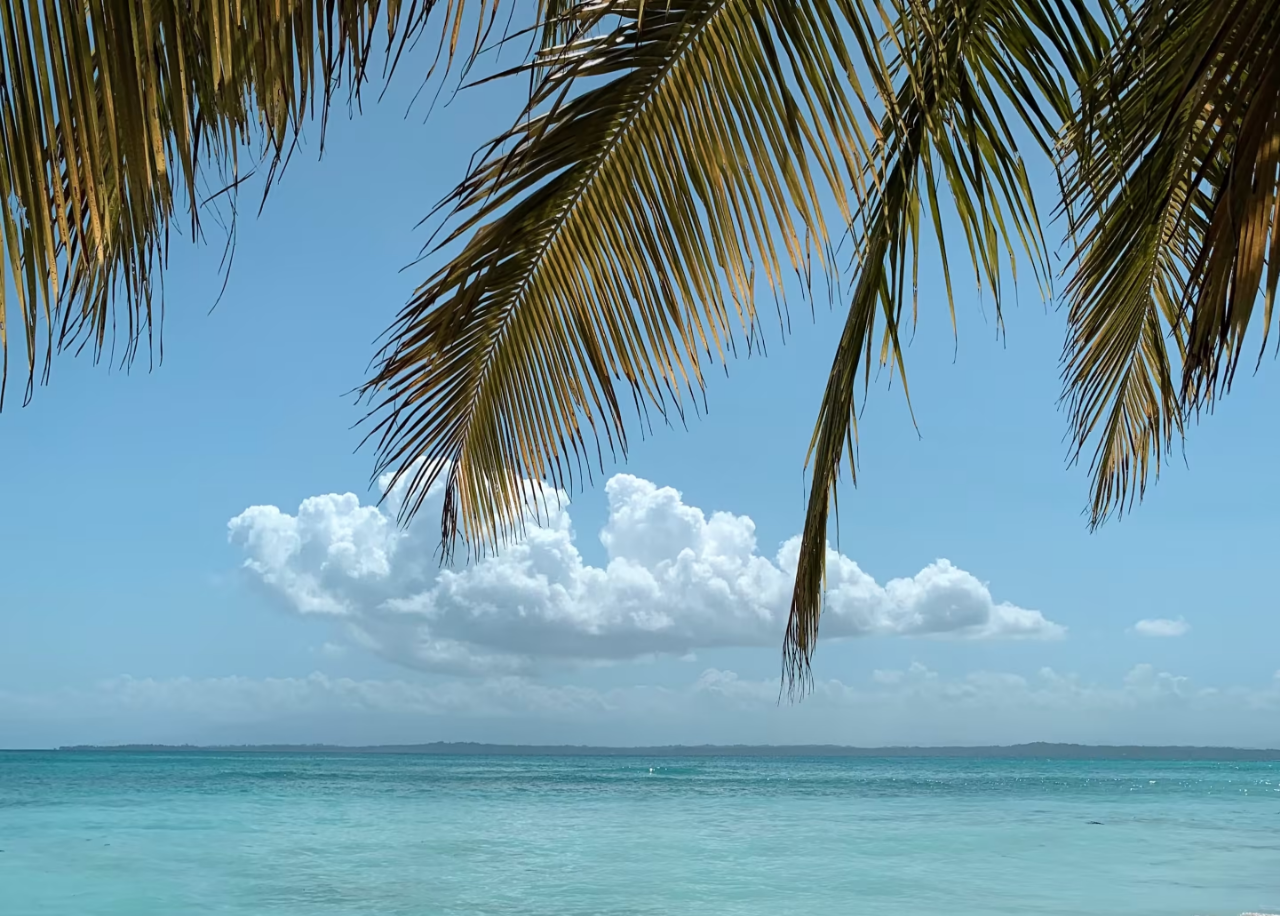
<file: index.html>
<!DOCTYPE html>
<html lang="en">
<head>
    <meta charset="UTF-8">
    <meta http-equiv="X-UA-Compatible" content="IE=edge">
    <meta name="viewport" content="width=device-width, initial-scale=1.0">
    <title>Выбери тур для отдыха</title>
    <link rel="stylesheet" href="style/index.css">
    <script src="./scripts/index.js" type="module"></script>

</head>
<body>
    <div class="container app"></div>
</body>
</html>
</file>
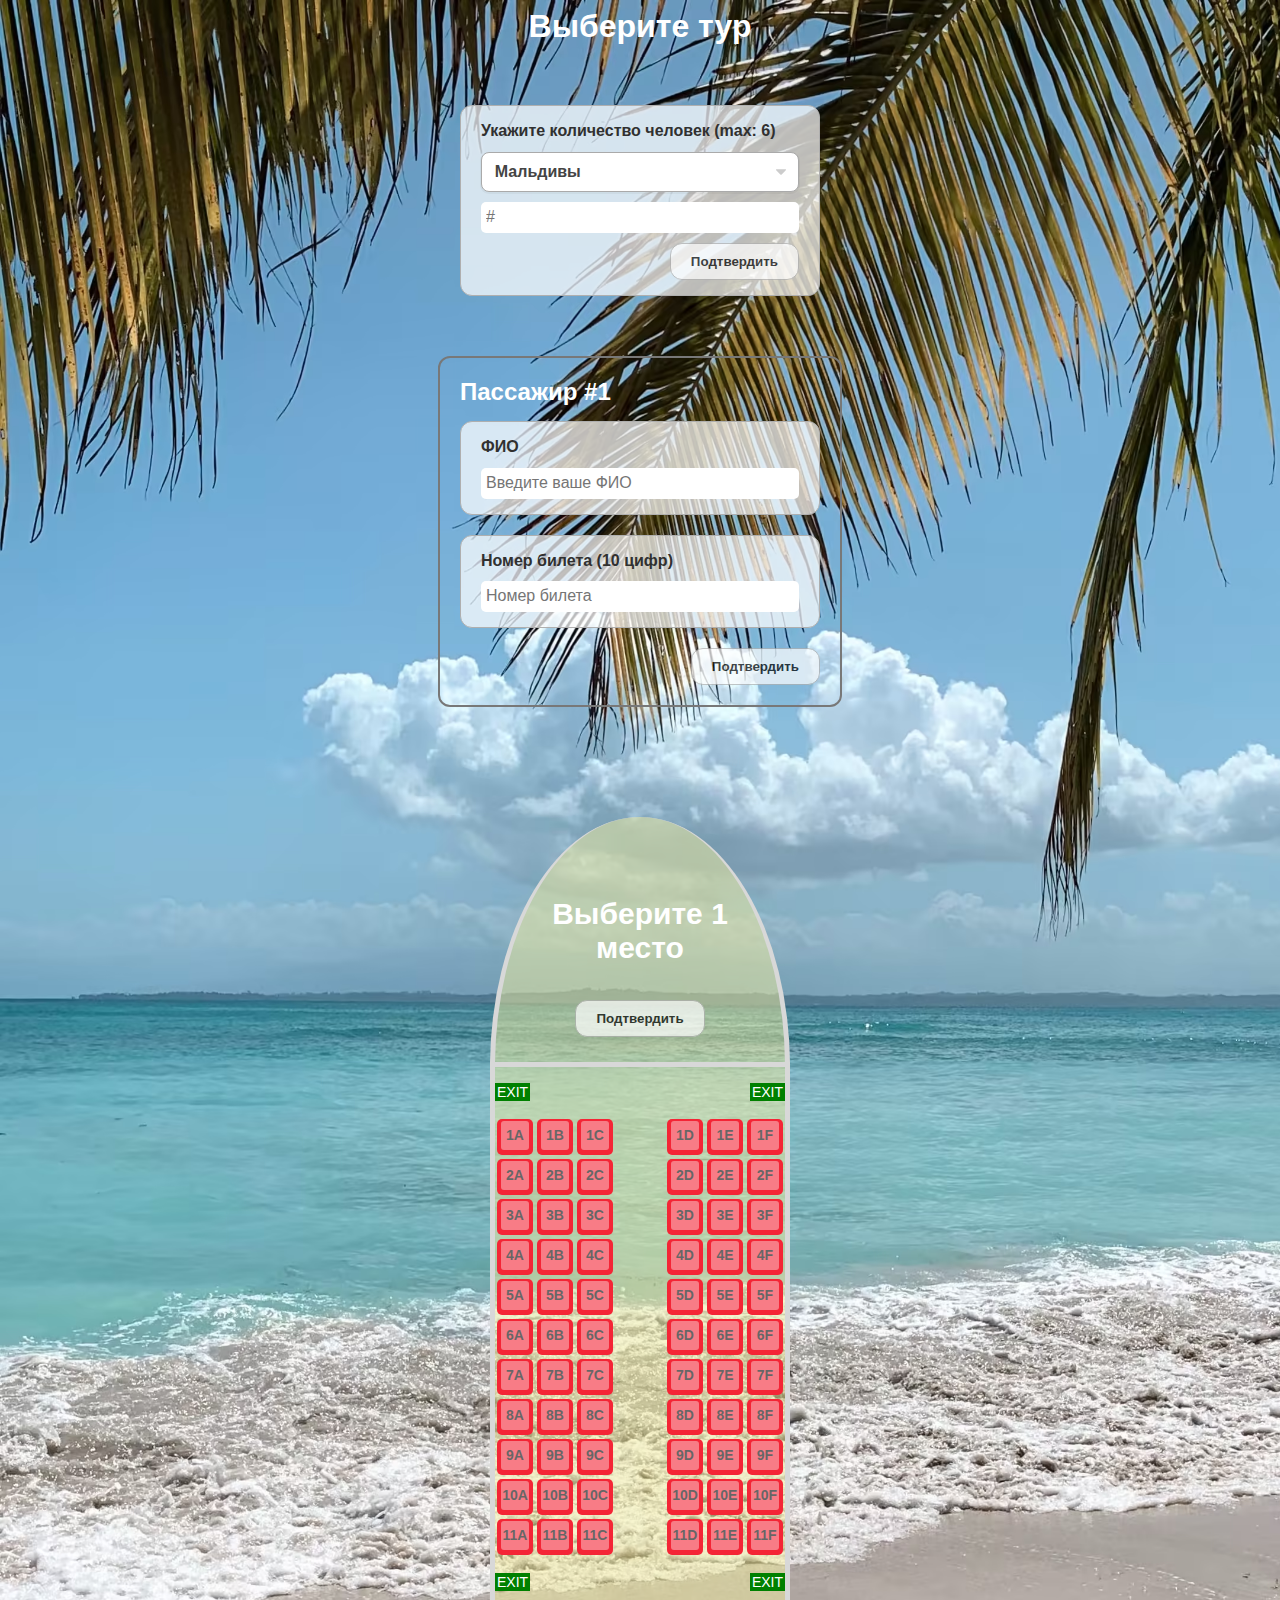
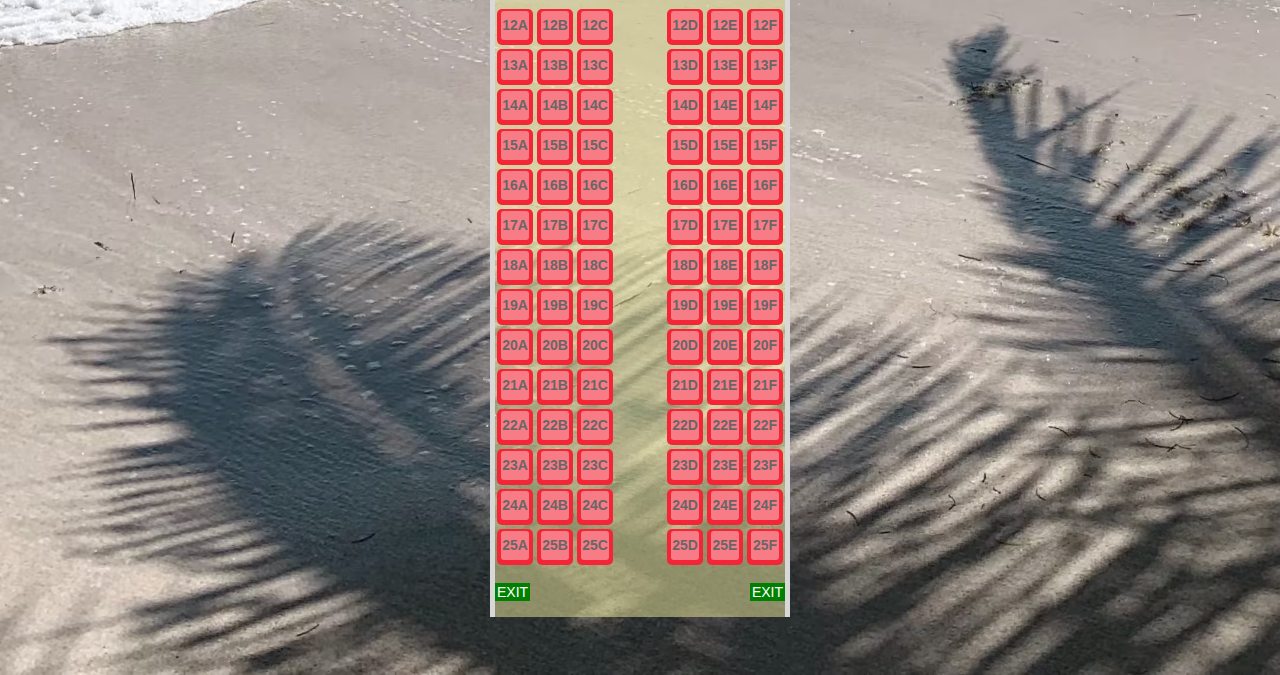
<file: template.html>
<!DOCTYPE html>
<html lang="en">

<head>
  <meta charset="UTF-8">
  <meta http-equiv="X-UA-Compatible" content="IE=edge">
  <meta name="viewport" content="width=device-width, initial-scale=1.0">
  <title>Выбери тур для отдыха</title>
  <link rel="stylesheet" href="style/index.css">

</head>

<body>
  <div class="container app">

    <h1 class="title">Выберите тур</h1>
    <main class="person-data">
      <form class="field">
        <label class="field__label">Укажите количество человек (max: 6)</label>
        
        <select class="field__select" id="tour" name="tour">
          <option value="1">Мальдивы</option>
          <option value="2">Индия</option>
          <option value="3">Египет</option>
          <option value="4">Турция</option>
          <option value="5">Сочи</option>
        </select>
        
        <input class="field__input" id="count" name="count" type="number" placeholder="#" min="1" max="6" required="">
        
        <button class="btn-confirm" type="submit">Подтвердить</button>
      </form>
    </main>

    <main class="person-data">
      <form class="person">
        <h2 class="person__title">Пассажир #1</h2>
        
        <div class="field">
          <label class="field__label">ФИО</label>
          <input class="field__input" id="name0" name="name" type="text" placeholder="Введите ваше ФИО" required="">
        </div>

        <div class="field">
          <label class="field__label">Номер билета (10 цифр)</label>
          <input class="field__input" id="ticket0" name="ticket" type="text" placeholder="Номер билета" required="" minlength="10" maxlength="10">
        </div>
        
        <button class="btn-confirm" type="submit">Подтвердить</button>
      </form>
    </main>
    <main class="person-data">
      <form class="choises-seat">
        <fieldset class="plane" name="plane">
          <div class="cockpit">
            <h1 class="cockpit-title">Выберите 1 место</h1>
            <button class="cockpit-confirm" type="submit">Подтвердить</button>
          </div>

          <div class="exit fuselage"></div>
          
          <ol class="fuselage">
            <li>
              <ol class="seats">
                <li class="seat">
                  <label>
                    <input name="seat" type="checkbox" value="1A">
                  </label>
                </li>
                
                <li class="seat"><label><input name="seat" type="checkbox" value="1B"></label></li>
                <li class="seat"><label><input name="seat" type="checkbox" value="1C"></label></li>
                <li class="seat"><label><input name="seat" type="checkbox" value="1D"></label></li>
                <li class="seat"><label><input name="seat" type="checkbox" value="1E"></label></li>
                <li class="seat"><label><input name="seat" type="checkbox" value="1F"></label></li>
              </ol>
            </li>
            <li>
              <ol class="seats">
                <li class="seat"><label><input name="seat" type="checkbox" value="2A"></label></li>
                <li class="seat"><label><input name="seat" type="checkbox" value="2B"></label></li>
                <li class="seat"><label><input name="seat" type="checkbox" value="2C"></label></li>
                <li class="seat"><label><input name="seat" type="checkbox" value="2D"></label></li>
                <li class="seat"><label><input name="seat" type="checkbox" value="2E"></label></li>
                <li class="seat"><label><input name="seat" type="checkbox" value="2F"></label></li>
              </ol>
            </li>
            <li>
              <ol class="seats">
                <li class="seat"><label><input name="seat" type="checkbox" value="3A"></label></li>
                <li class="seat"><label><input name="seat" type="checkbox" value="3B"></label></li>
                <li class="seat"><label><input name="seat" type="checkbox" value="3C"></label></li>
                <li class="seat"><label><input name="seat" type="checkbox" value="3D"></label></li>
                <li class="seat"><label><input name="seat" type="checkbox" value="3E"></label></li>
                <li class="seat"><label><input name="seat" type="checkbox" value="3F"></label></li>
              </ol>
            </li>
            <li>
              <ol class="seats">
                <li class="seat"><label><input name="seat" type="checkbox" value="4A"></label></li>
                <li class="seat"><label><input name="seat" type="checkbox" value="4B"></label></li>
                <li class="seat"><label><input name="seat" type="checkbox" value="4C"></label></li>
                <li class="seat"><label><input name="seat" type="checkbox" value="4D"></label></li>
                <li class="seat"><label><input name="seat" type="checkbox" value="4E"></label></li>
                <li class="seat"><label><input name="seat" type="checkbox" value="4F"></label></li>
              </ol>
            </li>
            <li>
              <ol class="seats">
                <li class="seat"><label><input name="seat" type="checkbox" value="5A"></label></li>
                <li class="seat"><label><input name="seat" type="checkbox" value="5B"></label></li>
                <li class="seat"><label><input name="seat" type="checkbox" value="5C"></label></li>
                <li class="seat"><label><input name="seat" type="checkbox" value="5D"></label></li>
                <li class="seat"><label><input name="seat" type="checkbox" value="5E"></label></li>
                <li class="seat"><label><input name="seat" type="checkbox" value="5F"></label></li>
              </ol>
            </li>
            <li>
              <ol class="seats">
                <li class="seat"><label><input name="seat" type="checkbox" value="6A"></label></li>
                <li class="seat"><label><input name="seat" type="checkbox" value="6B"></label></li>
                <li class="seat"><label><input name="seat" type="checkbox" value="6C"></label></li>
                <li class="seat"><label><input name="seat" type="checkbox" value="6D"></label></li>
                <li class="seat"><label><input name="seat" type="checkbox" value="6E"></label></li>
                <li class="seat"><label><input name="seat" type="checkbox" value="6F"></label></li>
              </ol>
            </li>
            <li>
              <ol class="seats">
                <li class="seat"><label><input name="seat" type="checkbox" value="7A"></label></li>
                <li class="seat"><label><input name="seat" type="checkbox" value="7B"></label></li>
                <li class="seat"><label><input name="seat" type="checkbox" value="7C"></label></li>
                <li class="seat"><label><input name="seat" type="checkbox" value="7D"></label></li>
                <li class="seat"><label><input name="seat" type="checkbox" value="7E"></label></li>
                <li class="seat"><label><input name="seat" type="checkbox" value="7F"></label></li>
              </ol>
            </li>
            <li>
              <ol class="seats">
                <li class="seat"><label><input name="seat" type="checkbox" value="8A"></label></li>
                <li class="seat"><label><input name="seat" type="checkbox" value="8B"></label></li>
                <li class="seat"><label><input name="seat" type="checkbox" value="8C"></label></li>
                <li class="seat"><label><input name="seat" type="checkbox" value="8D"></label></li>
                <li class="seat"><label><input name="seat" type="checkbox" value="8E"></label></li>
                <li class="seat"><label><input name="seat" type="checkbox" value="8F"></label></li>
              </ol>
            </li>
            <li>
              <ol class="seats">
                <li class="seat"><label><input name="seat" type="checkbox" value="9A"></label></li>
                <li class="seat"><label><input name="seat" type="checkbox" value="9B"></label></li>
                <li class="seat"><label><input name="seat" type="checkbox" value="9C"></label></li>
                <li class="seat"><label><input name="seat" type="checkbox" value="9D"></label></li>
                <li class="seat"><label><input name="seat" type="checkbox" value="9E"></label></li>
                <li class="seat"><label><input name="seat" type="checkbox" value="9F"></label></li>
              </ol>
            </li>
            <li>
              <ol class="seats">
                <li class="seat"><label><input name="seat" type="checkbox" value="10A"></label></li>
                <li class="seat"><label><input name="seat" type="checkbox" value="10B"></label></li>
                <li class="seat"><label><input name="seat" type="checkbox" value="10C"></label></li>
                <li class="seat"><label><input name="seat" type="checkbox" value="10D"></label></li>
                <li class="seat"><label><input name="seat" type="checkbox" value="10E"></label></li>
                <li class="seat"><label><input name="seat" type="checkbox" value="10F"></label></li>
              </ol>
            </li>
            <li>
              <ol class="seats">
                <li class="seat"><label><input name="seat" type="checkbox" value="11A"></label></li>
                <li class="seat"><label><input name="seat" type="checkbox" value="11B"></label></li>
                <li class="seat"><label><input name="seat" type="checkbox" value="11C"></label></li>
                <li class="seat"><label><input name="seat" type="checkbox" value="11D"></label></li>
                <li class="seat"><label><input name="seat" type="checkbox" value="11E"></label></li>
                <li class="seat"><label><input name="seat" type="checkbox" value="11F"></label></li>
              </ol>
            </li>
          </ol>
          <div class="exit fuselage"></div>
          <ol class="fuselage">
            <li>
              <ol class="seats">
                <li class="seat"><label><input name="seat" type="checkbox" value="12A"></label></li>
                <li class="seat"><label><input name="seat" type="checkbox" value="12B"></label></li>
                <li class="seat"><label><input name="seat" type="checkbox" value="12C"></label></li>
                <li class="seat"><label><input name="seat" type="checkbox" value="12D"></label></li>
                <li class="seat"><label><input name="seat" type="checkbox" value="12E"></label></li>
                <li class="seat"><label><input name="seat" type="checkbox" value="12F"></label></li>
              </ol>
            </li>
            <li>
              <ol class="seats">
                <li class="seat"><label><input name="seat" type="checkbox" value="13A"></label></li>
                <li class="seat"><label><input name="seat" type="checkbox" value="13B"></label></li>
                <li class="seat"><label><input name="seat" type="checkbox" value="13C"></label></li>
                <li class="seat"><label><input name="seat" type="checkbox" value="13D"></label></li>
                <li class="seat"><label><input name="seat" type="checkbox" value="13E"></label></li>
                <li class="seat"><label><input name="seat" type="checkbox" value="13F"></label></li>
              </ol>
            </li>
            <li>
              <ol class="seats">
                <li class="seat"><label><input name="seat" type="checkbox" value="14A"></label></li>
                <li class="seat"><label><input name="seat" type="checkbox" value="14B"></label></li>
                <li class="seat"><label><input name="seat" type="checkbox" value="14C"></label></li>
                <li class="seat"><label><input name="seat" type="checkbox" value="14D"></label></li>
                <li class="seat"><label><input name="seat" type="checkbox" value="14E"></label></li>
                <li class="seat"><label><input name="seat" type="checkbox" value="14F"></label></li>
              </ol>
            </li>
            <li>
              <ol class="seats">
                <li class="seat"><label><input name="seat" type="checkbox" value="15A"></label></li>
                <li class="seat"><label><input name="seat" type="checkbox" value="15B"></label></li>
                <li class="seat"><label><input name="seat" type="checkbox" value="15C"></label></li>
                <li class="seat"><label><input name="seat" type="checkbox" value="15D"></label></li>
                <li class="seat"><label><input name="seat" type="checkbox" value="15E"></label></li>
                <li class="seat"><label><input name="seat" type="checkbox" value="15F"></label></li>
              </ol>
            </li>
            <li>
              <ol class="seats">
                <li class="seat"><label><input name="seat" type="checkbox" value="16A"></label></li>
                <li class="seat"><label><input name="seat" type="checkbox" value="16B"></label></li>
                <li class="seat"><label><input name="seat" type="checkbox" value="16C"></label></li>
                <li class="seat"><label><input name="seat" type="checkbox" value="16D"></label></li>
                <li class="seat"><label><input name="seat" type="checkbox" value="16E"></label></li>
                <li class="seat"><label><input name="seat" type="checkbox" value="16F"></label></li>
              </ol>
            </li>
            <li>
              <ol class="seats">
                <li class="seat"><label><input name="seat" type="checkbox" value="17A"></label></li>
                <li class="seat"><label><input name="seat" type="checkbox" value="17B"></label></li>
                <li class="seat"><label><input name="seat" type="checkbox" value="17C"></label></li>
                <li class="seat"><label><input name="seat" type="checkbox" value="17D"></label></li>
                <li class="seat"><label><input name="seat" type="checkbox" value="17E"></label></li>
                <li class="seat"><label><input name="seat" type="checkbox" value="17F"></label></li>
              </ol>
            </li>
            <li>
              <ol class="seats">
                <li class="seat"><label><input name="seat" type="checkbox" value="18A"></label></li>
                <li class="seat"><label><input name="seat" type="checkbox" value="18B"></label></li>
                <li class="seat"><label><input name="seat" type="checkbox" value="18C"></label></li>
                <li class="seat"><label><input name="seat" type="checkbox" value="18D"></label></li>
                <li class="seat"><label><input name="seat" type="checkbox" value="18E"></label></li>
                <li class="seat"><label><input name="seat" type="checkbox" value="18F"></label></li>
              </ol>
            </li>
            <li>
              <ol class="seats">
                <li class="seat"><label><input name="seat" type="checkbox" value="19A"></label></li>
                <li class="seat"><label><input name="seat" type="checkbox" value="19B"></label></li>
                <li class="seat"><label><input name="seat" type="checkbox" value="19C"></label></li>
                <li class="seat"><label><input name="seat" type="checkbox" value="19D"></label></li>
                <li class="seat"><label><input name="seat" type="checkbox" value="19E"></label></li>
                <li class="seat"><label><input name="seat" type="checkbox" value="19F"></label></li>
              </ol>
            </li>
            <li>
              <ol class="seats">
                <li class="seat"><label><input name="seat" type="checkbox" value="20A"></label></li>
                <li class="seat"><label><input name="seat" type="checkbox" value="20B"></label></li>
                <li class="seat"><label><input name="seat" type="checkbox" value="20C"></label></li>
                <li class="seat"><label><input name="seat" type="checkbox" value="20D"></label></li>
                <li class="seat"><label><input name="seat" type="checkbox" value="20E"></label></li>
                <li class="seat"><label><input name="seat" type="checkbox" value="20F"></label></li>
              </ol>
            </li>
            <li>
              <ol class="seats">
                <li class="seat"><label><input name="seat" type="checkbox" value="21A"></label></li>
                <li class="seat"><label><input name="seat" type="checkbox" value="21B"></label></li>
                <li class="seat"><label><input name="seat" type="checkbox" value="21C"></label></li>
                <li class="seat"><label><input name="seat" type="checkbox" value="21D"></label></li>
                <li class="seat"><label><input name="seat" type="checkbox" value="21E"></label></li>
                <li class="seat"><label><input name="seat" type="checkbox" value="21F"></label></li>
              </ol>
            </li>
            <li>
              <ol class="seats">
                <li class="seat"><label><input name="seat" type="checkbox" value="22A"></label></li>
                <li class="seat"><label><input name="seat" type="checkbox" value="22B"></label></li>
                <li class="seat"><label><input name="seat" type="checkbox" value="22C"></label></li>
                <li class="seat"><label><input name="seat" type="checkbox" value="22D"></label></li>
                <li class="seat"><label><input name="seat" type="checkbox" value="22E"></label></li>
                <li class="seat"><label><input name="seat" type="checkbox" value="22F"></label></li>
              </ol>
            </li>
            <li>
              <ol class="seats">
                <li class="seat"><label><input name="seat" type="checkbox" value="23A"></label></li>
                <li class="seat"><label><input name="seat" type="checkbox" value="23B"></label></li>
                <li class="seat"><label><input name="seat" type="checkbox" value="23C"></label></li>
                <li class="seat"><label><input name="seat" type="checkbox" value="23D"></label></li>
                <li class="seat"><label><input name="seat" type="checkbox" value="23E"></label></li>
                <li class="seat"><label><input name="seat" type="checkbox" value="23F"></label></li>
              </ol>
            </li>
            <li>
              <ol class="seats">
                <li class="seat"><label><input name="seat" type="checkbox" value="24A"></label></li>
                <li class="seat"><label><input name="seat" type="checkbox" value="24B"></label></li>
                <li class="seat"><label><input name="seat" type="checkbox" value="24C"></label></li>
                <li class="seat"><label><input name="seat" type="checkbox" value="24D"></label></li>
                <li class="seat"><label><input name="seat" type="checkbox" value="24E"></label></li>
                <li class="seat"><label><input name="seat" type="checkbox" value="24F"></label></li>
              </ol>
            </li>
            <li>
              <ol class="seats">
                <li class="seat"><label><input name="seat" type="checkbox" value="25A"></label></li>
                <li class="seat"><label><input name="seat" type="checkbox" value="25B"></label></li>
                <li class="seat"><label><input name="seat" type="checkbox" value="25C"></label></li>
                <li class="seat"><label><input name="seat" type="checkbox" value="25D"></label></li>
                <li class="seat"><label><input name="seat" type="checkbox" value="25E"></label></li>
                <li class="seat"><label><input name="seat" type="checkbox" value="25F"></label></li>
              </ol>
            </li>
          </ol>
          <div class="exit fuselage"></div>
        </fieldset>
      </form>
    </main>
  </div>

</body>

</html>
</file>
<file: style/index.css>
*,
*:before,
*:after {
  box-sizing: border-box;
}

html {
  font-size: 16px;
}

body {
  min-height: 100vh;
  background-image: url('../img/wall.jpg');
  background-image: -webkit-image-set(url('../img/wall.avif') 1x,
      url('../img/wall.web') 1x,
      url('../img/wall.jpg') 1x);
  background-image: image-set(url('../img/wall.avif') 1x,
      url('../img/wall.web') 1x,
      url('../img/wall.jpg') 1x);
  background-repeat: no-repeat;
  color: #fff;
  background-size: cover;
  font-family: -apple-system, BlinkMacSystemFont, 'Segoe UI', Roboto, Oxygen, Ubuntu, Cantarell, 'Open Sans', 'Helvetica Neue', sans-serif;
}

h1,
h2,
h3,
p {
  margin: 0;
}

input {
  margin: 0;
}

input:invalid:focus {
  background-image: linear-gradient(pink, lightgreen);
}



.container {
  max-width: 1024px;
  margin: 0 auto;
  padding: 0 50px;
}

@media (max-width: 760px) {
  .container {
    padding: 0 10px;
  }
}

.title {
  flex-grow: 1;
  flex-basis: 100%;
  text-align: center;
  margin-bottom: 30px;
}

.choises-seat {
  flex-basis: 300px;
  margin: 0 auto;
  width: 100%;
}

.plane {
  margin: 20px auto;
  max-width: 300px;
  padding: 0;
  border: none;
}

.cockpit {
  height: 250px;
  position: relative;
  overflow: hidden;
  text-align: center;
  border-bottom: 5px solid #d8d8d8;
}

.cockpit-confirm {
  position: relative;
  z-index: 3;
  background-color: #fff;
  opacity: 0.7;
  font-weight: 700;
  border: none;
  padding: 10px 20px;
  align-self: flex-end;
  border: 1px solid #afafaf;
  border-radius: 12px;
  cursor: pointer;
}

.cockpit:before {
  content: "";
  display: block;
  position: absolute;
  top: 0;
  left: 0;
  height: 500px;
  width: 100%;
  border-radius: 50%;
  border-right: 5px solid #d8d8d8;
  border-left: 5px solid #d8d8d8;
  background: rgba(242, 238, 159, .5);
  z-index: 1;

}

.cockpit-title {
  font-size: 30px;
  width: 60%;
  margin: 80px auto 35px auto;
  position: relative;
  z-index: 2;

}

.exit {
  position: relative;
  height: 50px;
}

.exit:before,
.exit:after {
  content: "EXIT";
  font-size: 14px;
  line-height: 18px;
  padding: 0px 2px;
  font-family: "Arial Narrow", Arial, sans-serif;
  display: block;
  position: absolute;
  background: green;
  color: white;
  top: 50%;
  transform: translate(0, -50%);
}

.exit:before {
  left: 0;
}

.exit:after {
  right: 0;
}

.fuselage {
  border-right: 5px solid #d8d8d8;
  border-left: 5px solid #d8d8d8;
  background: rgba(242, 238, 159, .5);

}

ol {
  list-style: none;
  padding: 0;
  margin: 0;
}

.seats {
  display: flex;
  flex-direction: row;
  flex-wrap: nowrap;
  justify-content: flex-start;
}

.seat {
  display: flex;
  align-items: center;
  justify-content: center;
  flex: 0 0 40px;
  height: 40px;
  position: relative;
}

.seat:nth-child(3) {
  margin-right: auto;
}

.seat label {
  position: relative;
  width: 90%;
  height: 90%;
  display: flex;
  align-items: center;
  justify-content: center;
}

.seat label:before {
  content: "";
  position: absolute;
  top: 5%;
  width: 80%;
  height: 80%;
  background: rgba(255, 255, 255, 0.4);
  border-radius: 3px;
  z-index: 999;
  pointer-events: none
}

.seat label:hover {
  cursor: pointer;
  box-shadow: 0 0 0px 2px #5C6AFF;
}

.seat input[type=checkbox] {
  position: absolute;
  -webkit-appearance: none;
  -moz-appearance: none;
  appearance: none;
  width: 100%;
  height: 100%;
}

.seat input[type=checkbox]:before {
  content: attr(value);
  cursor: pointer;
  position: absolute;
  top: 0;
  left: 0;
  display: block;
  width: 100%;
  height: 100%;
  display: block;
  position: relative;
  width: 100%;
  text-align: center;
  font-size: 14px;
  font-weight: bold;
  line-height: 1.5rem;
  padding: 4px 0;
  background: #F42536;
  border-radius: 5px;
  animation-duration: 300ms;
  animation-fill-mode: both;
}

.seat input[type=checkbox]:checked:before {
  background: #bada55;
  -webkit-animation-name: rubberBand;
  animation-name: rubberBand;
  animation-duration: 300ms;
  animation-fill-mode: both;
}

.seat input[type=checkbox]:disabled:before {
  background: #dddddd;
  text-indent: -9999px;
  overflow: hidden;
  cursor: not-allowed;
}

.seat input[type=checkbox]:disabled:after {
  content: "X";
  text-indent: 0;
  position: absolute;
  top: 20%;
  left: 50%;
  transform: translate(-50%, 0%);
}

.seat input[type=checkbox]:disabled:hover {
  box-shadow: none;
  cursor: not-allowed;
}

@-webkit-keyframes rubberBand {
  0% {
    -webkit-transform: scale3d(1, 1, 1);
    transform: scale3d(1, 1, 1);
  }

  30% {
    -webkit-transform: scale3d(1.25, 0.75, 1);
    transform: scale3d(1.25, 0.75, 1);
  }

  40% {
    -webkit-transform: scale3d(0.75, 1.25, 1);
    transform: scale3d(0.75, 1.25, 1);
  }

  50% {
    -webkit-transform: scale3d(1.15, 0.85, 1);
    transform: scale3d(1.15, 0.85, 1);
  }

  65% {
    -webkit-transform: scale3d(0.95, 1.05, 1);
    transform: scale3d(0.95, 1.05, 1);
  }

  75% {
    -webkit-transform: scale3d(1.05, 0.95, 1);
    transform: scale3d(1.05, 0.95, 1);
  }

  100% {
    -webkit-transform: scale3d(1, 1, 1);
    transform: scale3d(1, 1, 1);
  }
}

@keyframes rubberBand {
  0% {
    -webkit-transform: scale3d(1, 1, 1);
    transform: scale3d(1, 1, 1);
  }

  30% {
    -webkit-transform: scale3d(1.25, 0.75, 1);
    transform: scale3d(1.25, 0.75, 1);
  }

  40% {
    -webkit-transform: scale3d(0.75, 1.25, 1);
    transform: scale3d(0.75, 1.25, 1);
  }

  50% {
    -webkit-transform: scale3d(1.15, 0.85, 1);
    transform: scale3d(1.15, 0.85, 1);
  }

  65% {
    -webkit-transform: scale3d(0.95, 1.05, 1);
    transform: scale3d(0.95, 1.05, 1);
  }

  75% {
    -webkit-transform: scale3d(1.05, 0.95, 1);
    transform: scale3d(1.05, 0.95, 1);
  }

  100% {
    -webkit-transform: scale3d(1, 1, 1);
    transform: scale3d(1, 1, 1);
  }
}

.rubberBand {
  -webkit-animation-name: rubberBand;
  animation-name: rubberBand;
}

.person-data {
  padding: 30px 0;
  display: flex;
  flex-direction: column;
  justify-content: space-between;
  gap: 30px;
  align-items: center;
}

.person {
  margin-bottom: 30px;
  border-radius: 12px;
  display: flex;
  flex-direction: column;
  justify-content: space-between;
}

.person__title {
  margin-bottom: 15px;
}


.field {
  width: 360px;
  max-width: 100%;
  margin: 0 auto;
  background-color: rgba(255, 255, 255, .72);
  border: 1px solid #afafaf;
  padding: 15px 20px;
  border-radius: 12px;
  color: #afafaf;
  display: flex;
  flex-direction: column;
  justify-content: space-between;
  gap: 10px;
}

.field:not(:last-child) {
  margin-bottom: 20px;
}

.field__label {
  font-weight: 700;
  font-size: 16px;
  line-height: 130%;
  color: #303030;
}

.field__select {
  display: block;
  font-size: 16px;
  font-family: sans-serif;
  font-weight: 700;
  color: #444;
  line-height: 1.3;
  padding: .6em 1.4em .5em .8em;
  width: 100%;
  max-width: 100%;
  box-sizing: border-box;
  margin: 0;
  border: 1px solid #aaa;
  box-shadow: 0 1px 0 1px rgba(0, 0, 0, .04);
  border-radius: .5em;
  -moz-appearance: none;
  -webkit-appearance: none;
  appearance: none;
  background-color: #fff;
  background-image: url('data:image/svg+xml;charset=US-ASCII,%3Csvg%20xmlns%3D%22http%3A%2F%2Fwww.w3.org%2F2000%2Fsvg%22%20width%3D%22292.4%22%20height%3D%22292.4%22%3E%3Cpath%20fill%3D%22%23cccccc%22%20d%3D%22M287%2069.4a17.6%2017.6%200%200%200-13-5.4H18.4c-5%200-9.3%201.8-12.9%205.4A17.6%2017.6%200%200%200%200%2082.2c0%205%201.8%209.3%205.4%2012.9l128%20127.9c3.6%203.6%207.8%205.4%2012.8%205.4s9.2-1.8%2012.8-5.4L287%2095c3.5-3.5%205.4-7.8%205.4-12.8%200-5-1.9-9.2-5.5-12.8z%22%2F%3E%3C%2Fsvg%3E');
  background-repeat: no-repeat, repeat;
  background-position: right .7em top 50%, 0 0;
  background-size: .65em auto, 100%;
}

.field__select::-ms-expand {
  display: none;
}

.field__select:hover {
  border-color: #888;
}

.field__select:focus {
  border-color: #aaa;
  box-shadow: 0 0 1px 3px rgba(59, 153, 252, .7);
  box-shadow: 0 0 0 3px -moz-mac-focusring;
  color: #222;
  outline: none;
}

.field__select option {
  font-weight: normal;
}

*[dir="rtl"] .field__select,
:root:lang(ar) .field__select,
:root:lang(iw) .field__select {
  background-position: left .7em top 50%, 0 0;
  padding: .6em .8em .5em 1.4em;
}

.person {
  border: 2px solid #787878;
  padding: 20px;

}

.person:disabled .field__label {
  opacity: 0.7;
}

.field__input {
  border: none;
  border-radius: 5px;
  font-weight: 300;
  font-size: 16px;
  line-height: 130%;
  padding: 5px;
}

.person:disabled .field__input {
  opacity: 0.7;
  background-color: transparent;
}

.btn-confirm {
  background-color: #fff;
  opacity: 0.7;
  font-weight: 700;
  border: none;
  padding: 10px 20px;
  align-self: flex-end;
  border: 1px solid #afafaf;
  border-radius: 12px;
  cursor: pointer;
}

.btn-confirm:hover:not(:disabled) {
  opacity: 0.9;
}

.btn-confirm:disabled {
  cursor: auto;
}
</file>
